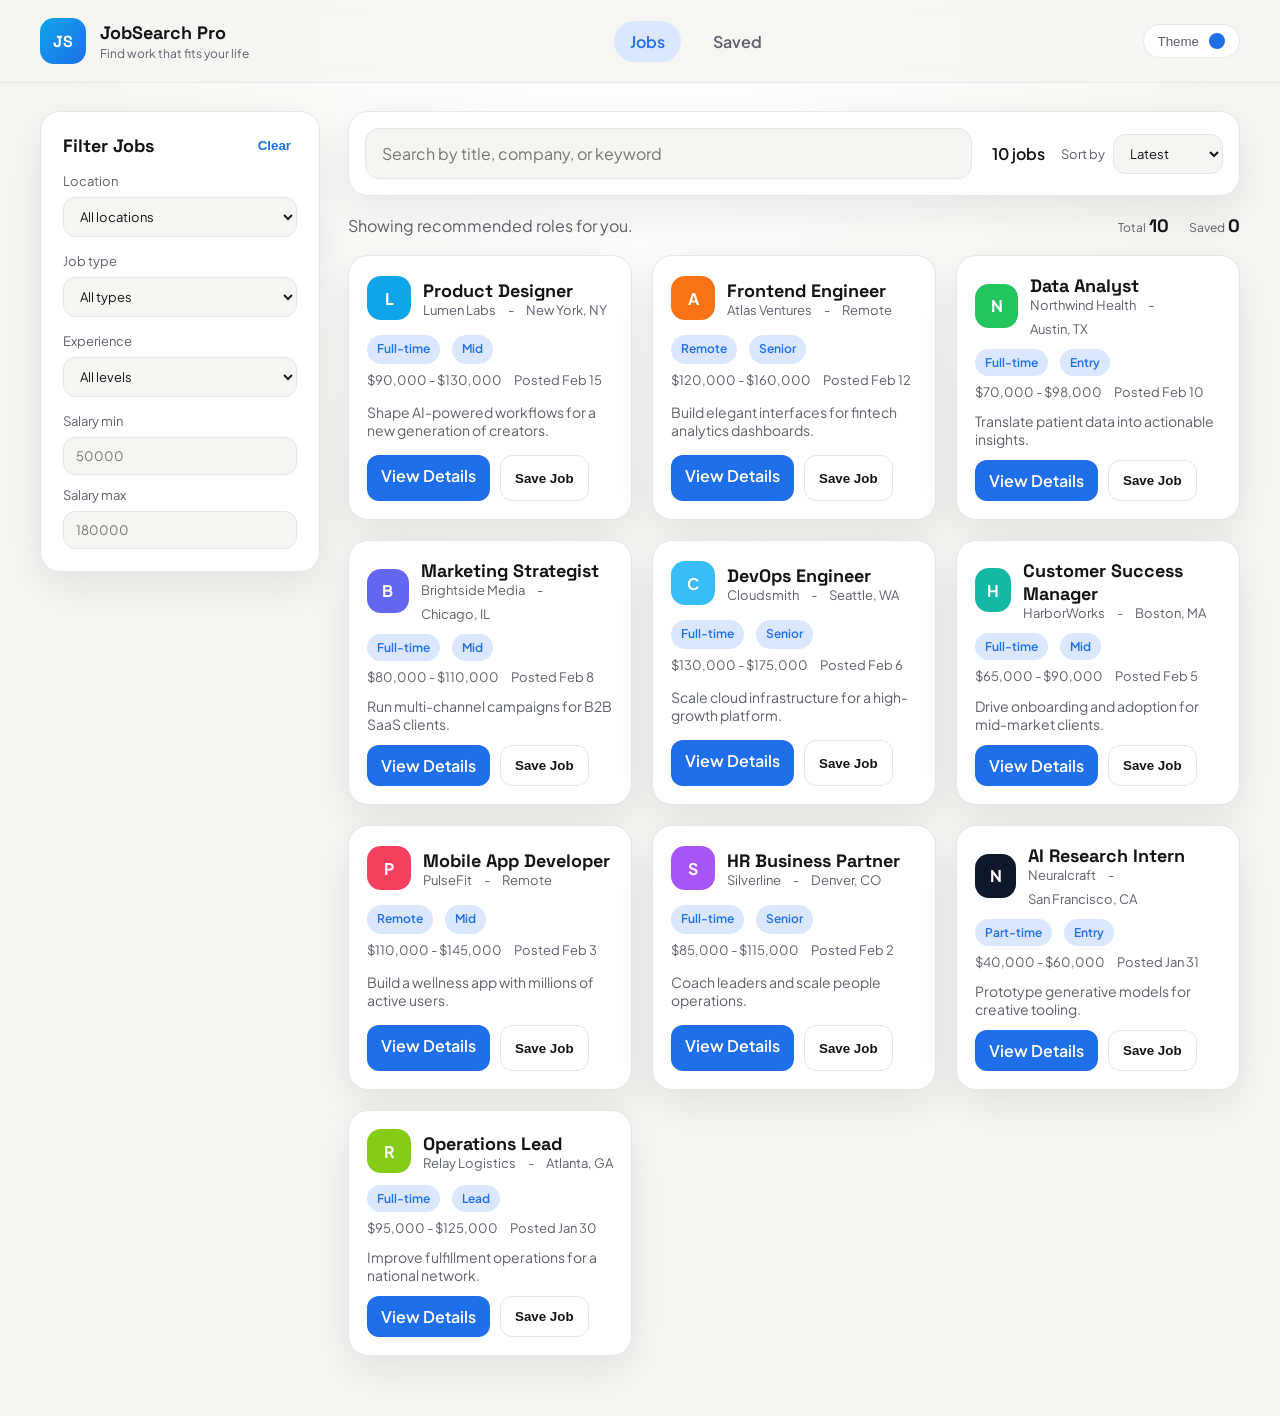
<file: index.html>
<!DOCTYPE html>
<html lang="en">
	<head>
		<meta charset="UTF-8" />
		<meta name="viewport" content="width=device-width, initial-scale=1.0" />
		<title>JobSearch Pro</title>
		<link rel="stylesheet" href="style.css" />
	</head>
	<body data-page="list">
		<header class="site-header">
			<div class="brand">
				<div class="brand-mark">JS</div>
				<div>
					<p class="brand-title">JobSearch Pro</p>
					<p class="brand-sub">Find work that fits your life</p>
				</div>
			</div>
			<nav class="nav-links">
				<a href="index.html" class="active">Jobs</a>
				<a href="saved.html">Saved</a>
			</nav>
			<div class="header-actions">
				<button class="theme-toggle" id="themeToggle" type="button">
					<span class="toggle-label">Theme</span>
					<span class="toggle-dot"></span>
				</button>
			</div>
		</header>

		<main class="layout">
			<aside class="filters" aria-label="Job filters">
				<div class="filters-header">
					<h2>Filter Jobs</h2>
					<button id="clearFilters" class="ghost-btn" type="button">Clear</button>
				</div>
				<form id="filtersForm">
					<label>
						Location
						<select id="locationFilter">
							<option value="all">All locations</option>
						</select>
					</label>
					<label>
						Job type
						<select id="typeFilter">
							<option value="all">All types</option>
							<option value="Full-time">Full-time</option>
							<option value="Part-time">Part-time</option>
							<option value="Contract">Contract</option>
							<option value="Remote">Remote</option>
						</select>
					</label>
					<label>
						Experience
						<select id="levelFilter">
							<option value="all">All levels</option>
							<option value="Entry">Entry</option>
							<option value="Mid">Mid</option>
							<option value="Senior">Senior</option>
							<option value="Lead">Lead</option>
						</select>
					</label>
					<div class="salary-group">
						<label>
							Salary min
							<input id="salaryMin" type="number" placeholder="50000" />
						</label>
						<label>
							Salary max
							<input id="salaryMax" type="number" placeholder="180000" />
						</label>
					</div>
				</form>
			</aside>

			<section class="results">
				<div class="search-bar" id="searchBar">
					<div class="search-input">
						<input
							id="searchInput"
							type="text"
							placeholder="Search by title, company, or keyword"
						/>
					</div>
					<div class="search-meta">
						<div class="job-count" id="jobCount">0 jobs</div>
						<div class="sort-control">
							<label for="sortSelect">Sort by</label>
							<select id="sortSelect">
								<option value="latest">Latest</option>
								<option value="salary">Salary</option>
								<option value="relevance">Relevance</option>
							</select>
						</div>
					</div>
				</div>

				<div class="status-row">
					<p class="status-text" id="statusText">Showing recommended roles for you.</p>
					<div class="stats">
						<div>
							<span class="stat-label">Total</span>
							<span class="stat-value" id="totalCount">0</span>
						</div>
						<div>
							<span class="stat-label">Saved</span>
							<span class="stat-value" id="savedCount">0</span>
						</div>
					</div>
				</div>

				<div id="jobsGrid" class="jobs-grid"></div>
				<div id="emptyState" class="empty-state hidden">
					<h3>No jobs match your filters</h3>
					<p>Try adjusting filters or clearing your search.</p>
				</div>
			</section>
		</main>

		<button id="scrollTop" class="scroll-top" type="button" aria-label="Scroll to top">
			Top
		</button>

		<script src="script.js"></script>
	</body>
</html>
</file>
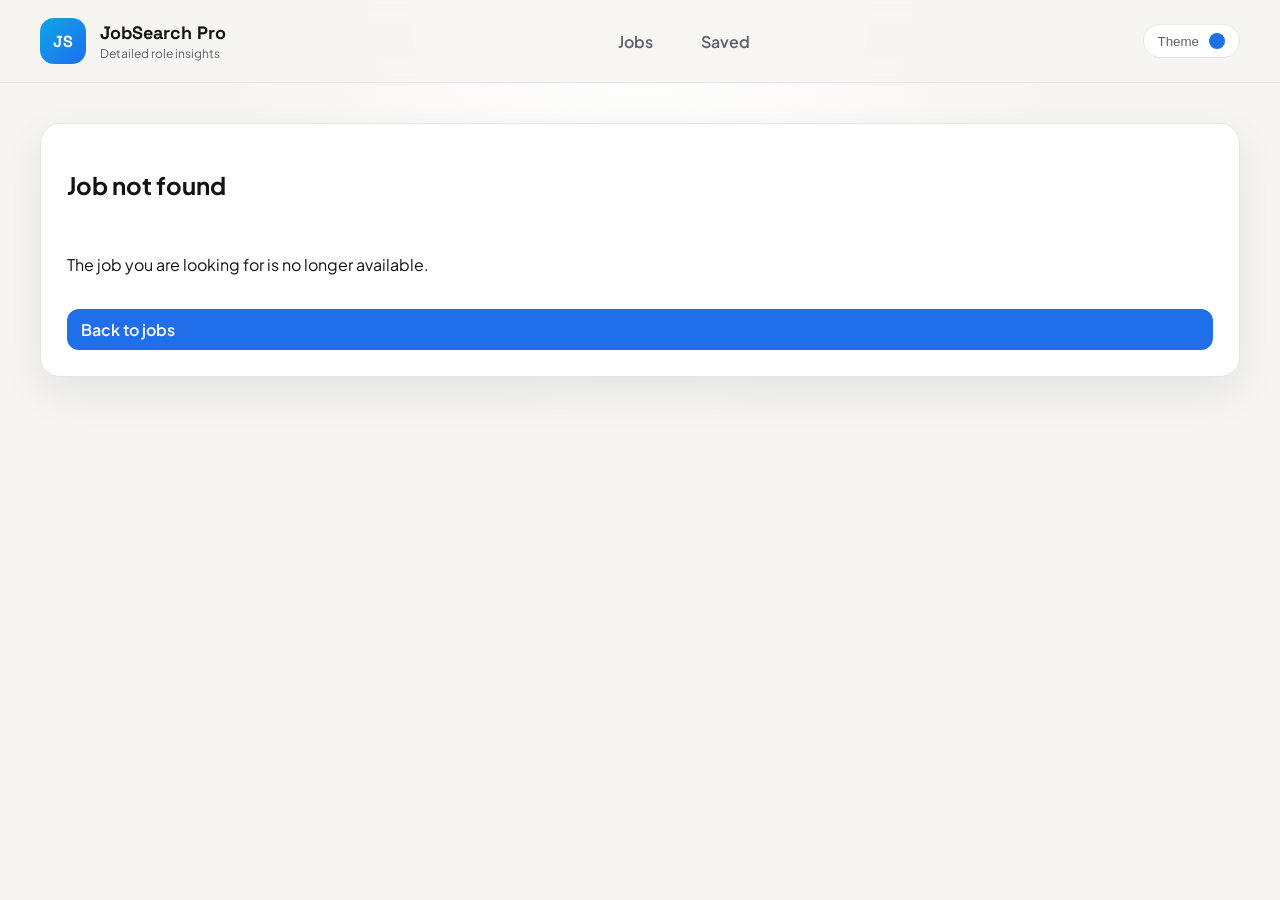
<file: job.html>
<!DOCTYPE html>
<html lang="en">
  <head>
    <meta charset="UTF-8" />
    <meta name="viewport" content="width=device-width, initial-scale=1.0" />
    <title>Job Details | JobSearch Pro</title>
    <link rel="stylesheet" href="style.css" />
  </head>
  <body data-page="details">
    <header class="site-header">
      <div class="brand">
        <div class="brand-mark">JS</div>
        <div>
          <p class="brand-title">JobSearch Pro</p>
          <p class="brand-sub">Detailed role insights</p>
        </div>
      </div>
      <nav class="nav-links">
        <a href="index.html">Jobs</a>
        <a href="saved.html">Saved</a>
      </nav>
      <div class="header-actions">
        <button class="theme-toggle" id="themeToggle" type="button">
          <span class="toggle-label">Theme</span>
          <span class="toggle-dot"></span>
        </button>
      </div>
    </header>

    <main class="details-layout">
      <div id="detailsRoot"></div>
    </main>

    <script src="script.js"></script>
  </body>
</html>
</file>
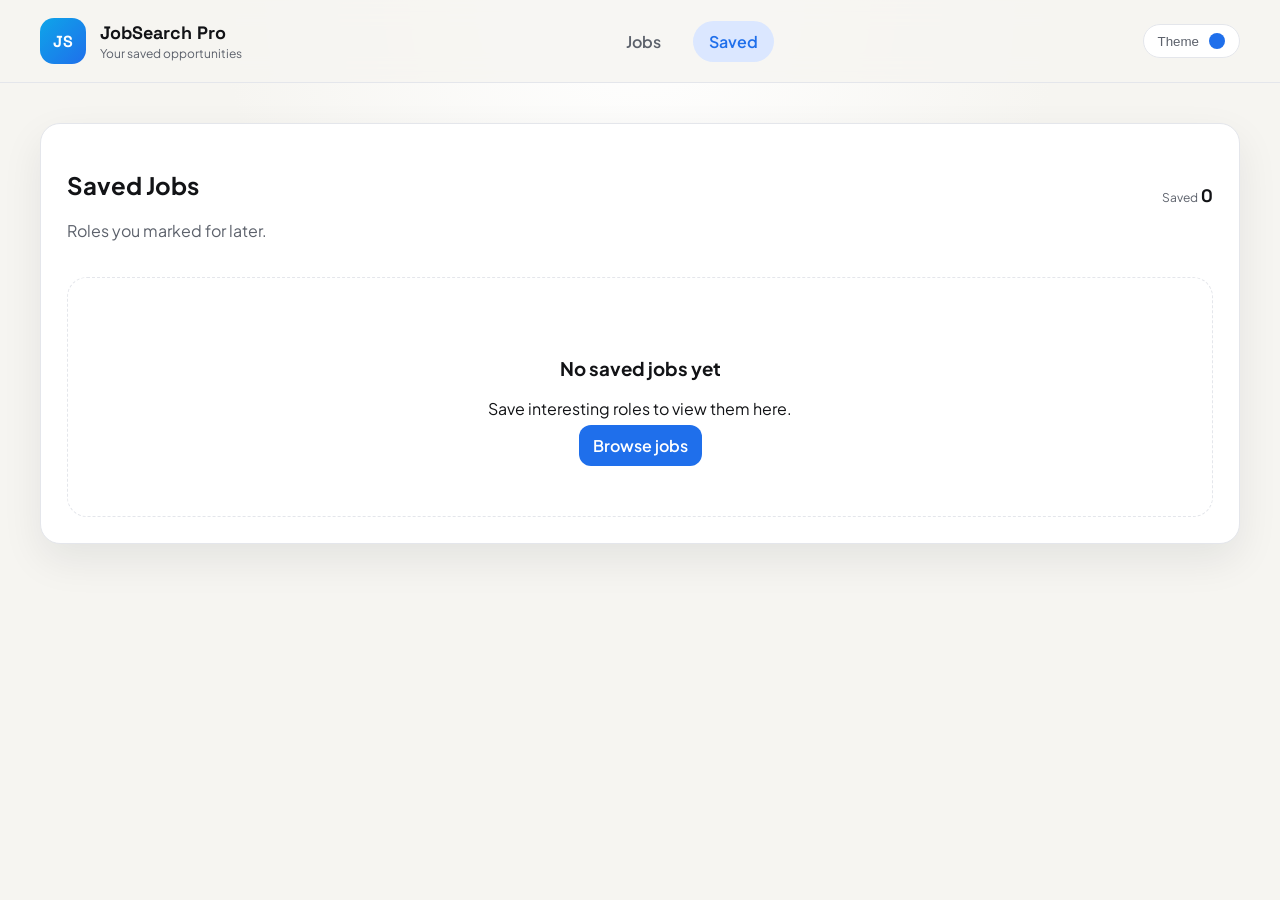
<file: saved.html>
<!DOCTYPE html>
<html lang="en">
  <head>
    <meta charset="UTF-8" />
    <meta name="viewport" content="width=device-width, initial-scale=1.0" />
    <title>Saved Jobs | JobSearch Pro</title>
    <link rel="stylesheet" href="style.css" />
  </head>
  <body data-page="saved">
    <header class="site-header">
      <div class="brand">
        <div class="brand-mark">JS</div>
        <div>
          <p class="brand-title">JobSearch Pro</p>
          <p class="brand-sub">Your saved opportunities</p>
        </div>
      </div>
      <nav class="nav-links">
        <a href="index.html">Jobs</a>
        <a href="saved.html" class="active">Saved</a>
      </nav>
      <div class="header-actions">
        <button class="theme-toggle" id="themeToggle" type="button">
          <span class="toggle-label">Theme</span>
          <span class="toggle-dot"></span>
        </button>
      </div>
    </header>

    <main class="details-layout">
      <div class="details-card">
        <div class="saved-header">
          <div>
            <h2>Saved Jobs</h2>
            <p class="status-text">Roles you marked for later.</p>
          </div>
          <div>
            <span class="stat-label">Saved</span>
            <span class="stat-value" id="savedTotal">0</span>
          </div>
        </div>
        <div id="savedList" class="saved-list"></div>
        <div id="savedEmpty" class="empty-state hidden">
          <h3>No saved jobs yet</h3>
          <p>Save interesting roles to view them here.</p>
          <a class="primary-btn" href="index.html">Browse jobs</a>
        </div>
      </div>
    </main>

    <script src="script.js"></script>
  </body>
</html>
</file>
<file: style.css>
@import url("https://fonts.googleapis.com/css2?family=Plus+Jakarta+Sans:wght@400;500;600;700&family=Space+Grotesk:wght@500;700&display=swap");

:root {
	--bg: #f6f5f1;
	--bg-elev: #ffffff;
	--ink: #121316;
	--muted: #5c616b;
	--accent: #1f6feb;
	--accent-soft: #dbe7ff;
	--stroke: #e4e6eb;
	--card-shadow: 0 16px 40px rgba(17, 24, 39, 0.08);
	--radius-lg: 20px;
	--radius-md: 14px;
	--radius-sm: 10px;
}

[data-theme="dark"] {
	--bg: #0e1117;
	--bg-elev: #161b22;
	--ink: #e6edf3;
	--muted: #9aa4b2;
	--accent: #3da9fc;
	--accent-soft: #12233b;
	--stroke: #232a35;
	--card-shadow: 0 20px 50px rgba(0, 0, 0, 0.4);
}

* {
	box-sizing: border-box;
}

body {
	margin: 0;
	font-family: "Plus Jakarta Sans", sans-serif;
	background: radial-gradient(circle at top, #ffffff 0%, var(--bg) 38%);
	color: var(--ink);
	min-height: 100vh;
}

body[data-theme="dark"] {
	background: radial-gradient(circle at top, #1b2230 0%, var(--bg) 50%);
}

a {
	color: inherit;
	text-decoration: none;
}

.site-header {
	position: sticky;
	top: 0;
	z-index: 20;
	display: flex;
	align-items: center;
	justify-content: space-between;
	gap: 24px;
	padding: 18px 40px;
	background: rgba(246, 245, 241, 0.85);
	backdrop-filter: blur(12px);
	border-bottom: 1px solid var(--stroke);
}

body[data-theme="dark"] .site-header {
	background: rgba(14, 17, 23, 0.85);
}

.brand {
	display: flex;
	align-items: center;
	gap: 14px;
}

.brand-mark {
	width: 46px;
	height: 46px;
	border-radius: 14px;
	background: linear-gradient(135deg, #0ea5e9, #1f6feb);
	display: grid;
	place-items: center;
	font-family: "Space Grotesk", sans-serif;
	font-weight: 700;
	color: #fff;
}

.brand-title {
	margin: 0;
	font-family: "Space Grotesk", sans-serif;
	font-weight: 700;
	font-size: 18px;
}

.brand-sub {
	margin: 2px 0 0;
	font-size: 12px;
	color: var(--muted);
}

.nav-links {
	display: flex;
	align-items: center;
	gap: 16px;
	font-weight: 600;
}

.nav-links a {
	padding: 10px 16px;
	border-radius: 999px;
	color: var(--muted);
	transition: all 0.2s ease;
}

.nav-links a.active,
.nav-links a:hover {
	background: var(--accent-soft);
	color: var(--accent);
}

.header-actions {
	display: flex;
	align-items: center;
	gap: 12px;
}

.theme-toggle {
	display: inline-flex;
	align-items: center;
	gap: 10px;
	padding: 8px 14px;
	border-radius: 999px;
	border: 1px solid var(--stroke);
	background: var(--bg-elev);
	color: var(--muted);
	cursor: pointer;
}

.toggle-dot {
	width: 16px;
	height: 16px;
	border-radius: 50%;
	background: var(--accent);
}

.layout {
	display: grid;
	grid-template-columns: 280px minmax(0, 1fr);
	gap: 28px;
	padding: 28px 40px 60px;
}

.filters {
	position: sticky;
	top: 110px;
	align-self: start;
	background: var(--bg-elev);
	padding: 22px;
	border-radius: var(--radius-lg);
	box-shadow: var(--card-shadow);
	border: 1px solid var(--stroke);
}

.filters-header {
	display: flex;
	align-items: center;
	justify-content: space-between;
}

.filters h2 {
	margin: 0;
	font-family: "Space Grotesk", sans-serif;
	font-size: 18px;
}

.filters form {
	margin-top: 16px;
	display: grid;
	gap: 16px;
}

.filters label {
	display: grid;
	gap: 8px;
	font-size: 13px;
	color: var(--muted);
}

select,
input {
	border-radius: 12px;
	border: 1px solid var(--stroke);
	padding: 10px 12px;
	font: inherit;
	background: var(--bg);
	color: var(--ink);
}

.salary-group {
	display: grid;
	gap: 12px;
}

.ghost-btn {
	border: none;
	background: transparent;
	color: var(--accent);
	font-weight: 600;
	cursor: pointer;
}

.results {
	display: grid;
	gap: 18px;
}

.search-bar {
	position: sticky;
	top: 90px;
	z-index: 10;
	background: var(--bg-elev);
	padding: 16px;
	border-radius: var(--radius-lg);
	border: 1px solid var(--stroke);
	box-shadow: var(--card-shadow);
	display: flex;
	align-items: center;
	justify-content: space-between;
	gap: 20px;
}

.search-input {
	flex: 1;
}

.search-input input {
	width: 100%;
	padding: 14px 16px;
	border-radius: 14px;
	background: var(--bg);
}

.search-meta {
	display: flex;
	align-items: center;
	gap: 16px;
	flex-wrap: wrap;
}

.job-count {
	font-weight: 600;
}

.sort-control {
	display: flex;
	align-items: center;
	gap: 8px;
	font-size: 13px;
	color: var(--muted);
}

.status-row {
	display: flex;
	align-items: center;
	justify-content: space-between;
	gap: 16px;
	flex-wrap: wrap;
}

.status-text {
	margin: 0;
	color: var(--muted);
}

.stats {
	display: flex;
	gap: 20px;
}

.stat-label {
	font-size: 12px;
	color: var(--muted);
}

.stat-value {
	font-size: 18px;
	font-weight: 700;
	font-family: "Space Grotesk", sans-serif;
}

.jobs-grid {
	display: grid;
	grid-template-columns: repeat(auto-fit, minmax(250px, 1fr));
	gap: 20px;
}

.job-card {
	background: var(--bg-elev);
	border-radius: var(--radius-lg);
	padding: 18px;
	display: grid;
	gap: 12px;
	border: 1px solid var(--stroke);
	box-shadow: var(--card-shadow);
	transition: transform 0.2s ease, box-shadow 0.2s ease;
}

.job-card:hover {
	transform: translateY(-4px);
	box-shadow: 0 24px 50px rgba(17, 24, 39, 0.12);
}

.card-head {
	display: flex;
	align-items: center;
	gap: 12px;
}

.logo-badge {
	width: 44px;
	height: 44px;
	border-radius: 14px;
	display: grid;
	place-items: center;
	font-weight: 700;
	color: #fff;
}

.job-title {
	margin: 0;
	font-family: "Space Grotesk", sans-serif;
	font-size: 18px;
}

.job-meta {
	font-size: 13px;
	color: var(--muted);
	display: flex;
	flex-wrap: wrap;
	gap: 8px 12px;
}

.chip {
	padding: 6px 10px;
	border-radius: 999px;
	background: var(--accent-soft);
	color: var(--accent);
	font-weight: 600;
	font-size: 12px;
}

.job-desc {
	margin: 0;
	color: var(--muted);
	font-size: 14px;
}

.card-actions {
	display: flex;
	gap: 10px;
	flex-wrap: wrap;
}

.primary-btn,
.secondary-btn {
	border-radius: 12px;
	padding: 10px 14px;
	border: none;
	cursor: pointer;
	font-weight: 600;
}

.primary-btn {
	background: var(--accent);
	color: #fff;
}

.secondary-btn {
	background: transparent;
	border: 1px solid var(--stroke);
	color: var(--ink);
}

.secondary-btn.saved {
	background: var(--accent-soft);
	color: var(--accent);
	border-color: var(--accent-soft);
}

.empty-state {
	text-align: center;
	padding: 60px 20px;
	background: var(--bg-elev);
	border-radius: var(--radius-lg);
	border: 1px dashed var(--stroke);
}

.hidden {
	display: none;
}

.modal {
	position: fixed;
	inset: 0;
	display: grid;
	place-items: center;
	z-index: 30;
}

.modal-overlay {
	position: absolute;
	inset: 0;
	background: rgba(0, 0, 0, 0.4);
}

.modal-card {
	position: relative;
	max-width: 720px;
	width: min(92vw, 720px);
	max-height: 85vh;
	overflow-y: auto;
	background: var(--bg-elev);
	border-radius: var(--radius-lg);
	padding: 26px;
	box-shadow: var(--card-shadow);
	border: 1px solid var(--stroke);
}

.modal-close {
	position: absolute;
	top: 16px;
	right: 16px;
	border: none;
	background: var(--bg);
	width: 36px;
	height: 36px;
	border-radius: 50%;
	font-size: 24px;
	cursor: pointer;
}

.modal-section {
	margin-top: 20px;
	display: grid;
	gap: 10px;
}

.modal-section h4 {
	margin: 0;
	font-family: "Space Grotesk", sans-serif;
}

.scroll-top {
	position: fixed;
	right: 24px;
	bottom: 24px;
	width: 44px;
	height: 44px;
	border-radius: 50%;
	border: none;
	background: var(--accent);
	color: #fff;
	cursor: pointer;
	box-shadow: var(--card-shadow);
	opacity: 0;
	pointer-events: none;
	transition: opacity 0.2s ease, transform 0.2s ease;
}

.scroll-top.show {
	opacity: 1;
	pointer-events: auto;
	transform: translateY(-4px);
}

.loading {
	position: fixed;
	inset: 0;
	display: grid;
	place-items: center;
	gap: 12px;
	background: rgba(246, 245, 241, 0.85);
	color: var(--muted);
	font-weight: 600;
	z-index: 40;
}

body[data-theme="dark"] .loading {
	background: rgba(14, 17, 23, 0.85);
}

.spinner {
	width: 44px;
	height: 44px;
	border-radius: 50%;
	border: 4px solid var(--accent-soft);
	border-top-color: var(--accent);
	animation: spin 0.8s linear infinite;
}

@keyframes spin {
	to {
		transform: rotate(360deg);
	}
}

.details-layout {
	padding: 40px;
	display: grid;
	gap: 20px;
}

.details-card {
	background: var(--bg-elev);
	padding: 26px;
	border-radius: var(--radius-lg);
	border: 1px solid var(--stroke);
	box-shadow: var(--card-shadow);
	display: grid;
	gap: 18px;
}

.details-actions {
	display: flex;
	flex-wrap: wrap;
	gap: 12px;
}

.list-grid {
	display: grid;
	gap: 10px;
	padding-left: 18px;
}

.saved-header {
	display: flex;
	align-items: center;
	justify-content: space-between;
	gap: 16px;
}

.saved-list {
	display: grid;
	gap: 16px;
}

.saved-card {
	display: flex;
	align-items: center;
	justify-content: space-between;
	gap: 18px;
	padding: 18px;
	border-radius: var(--radius-md);
	border: 1px solid var(--stroke);
	background: var(--bg-elev);
	box-shadow: var(--card-shadow);
}

.saved-card h4 {
	margin: 0 0 6px;
	font-family: "Space Grotesk", sans-serif;
}

.saved-card p {
	margin: 0;
	color: var(--muted);
}

@media (max-width: 960px) {
	.layout {
		grid-template-columns: 1fr;
	}

	.filters {
		position: static;
	}

	.search-bar {
		position: static;
	}
}

@media (max-width: 720px) {
	.site-header {
		flex-direction: column;
		align-items: flex-start;
	}

	.nav-links {
		width: 100%;
	}

	.layout {
		padding: 20px;
	}

	.search-bar {
		flex-direction: column;
		align-items: stretch;
	}

	.saved-card {
		flex-direction: column;
		align-items: flex-start;
	}
}
</file>
